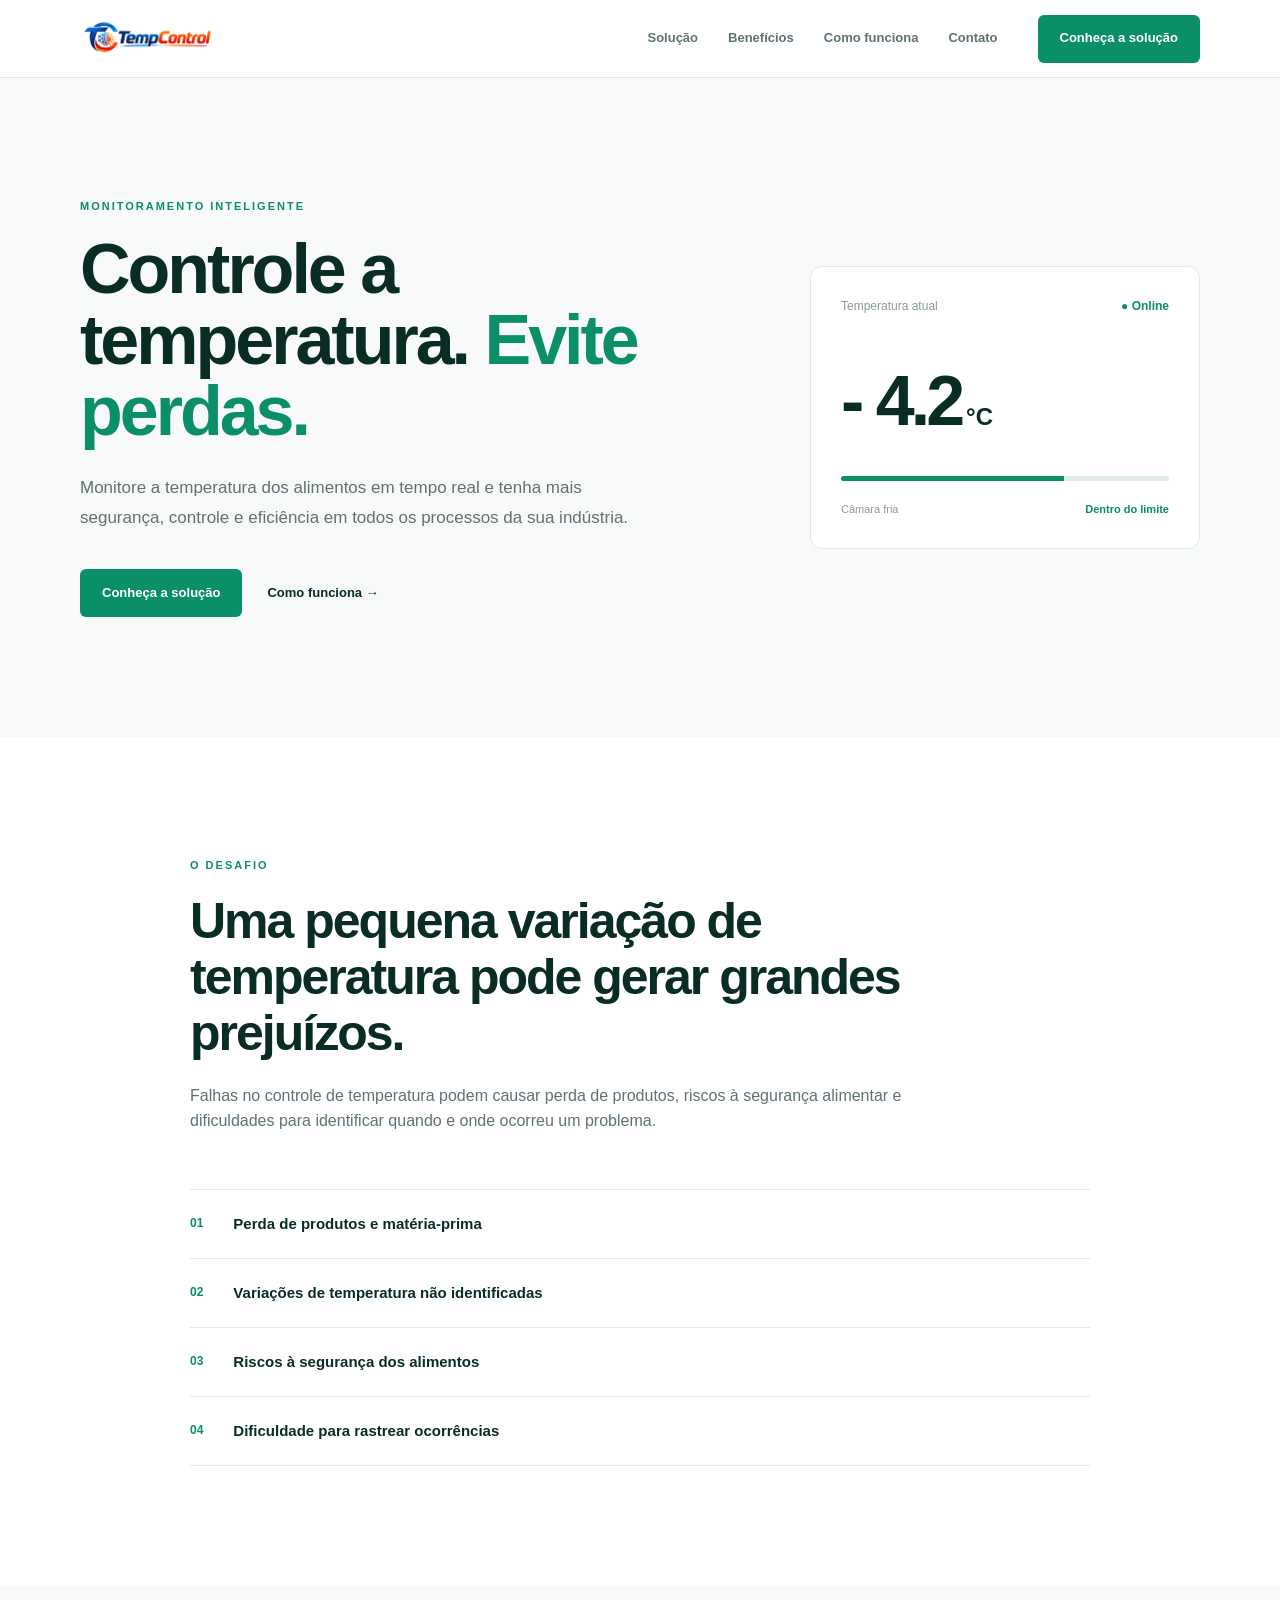
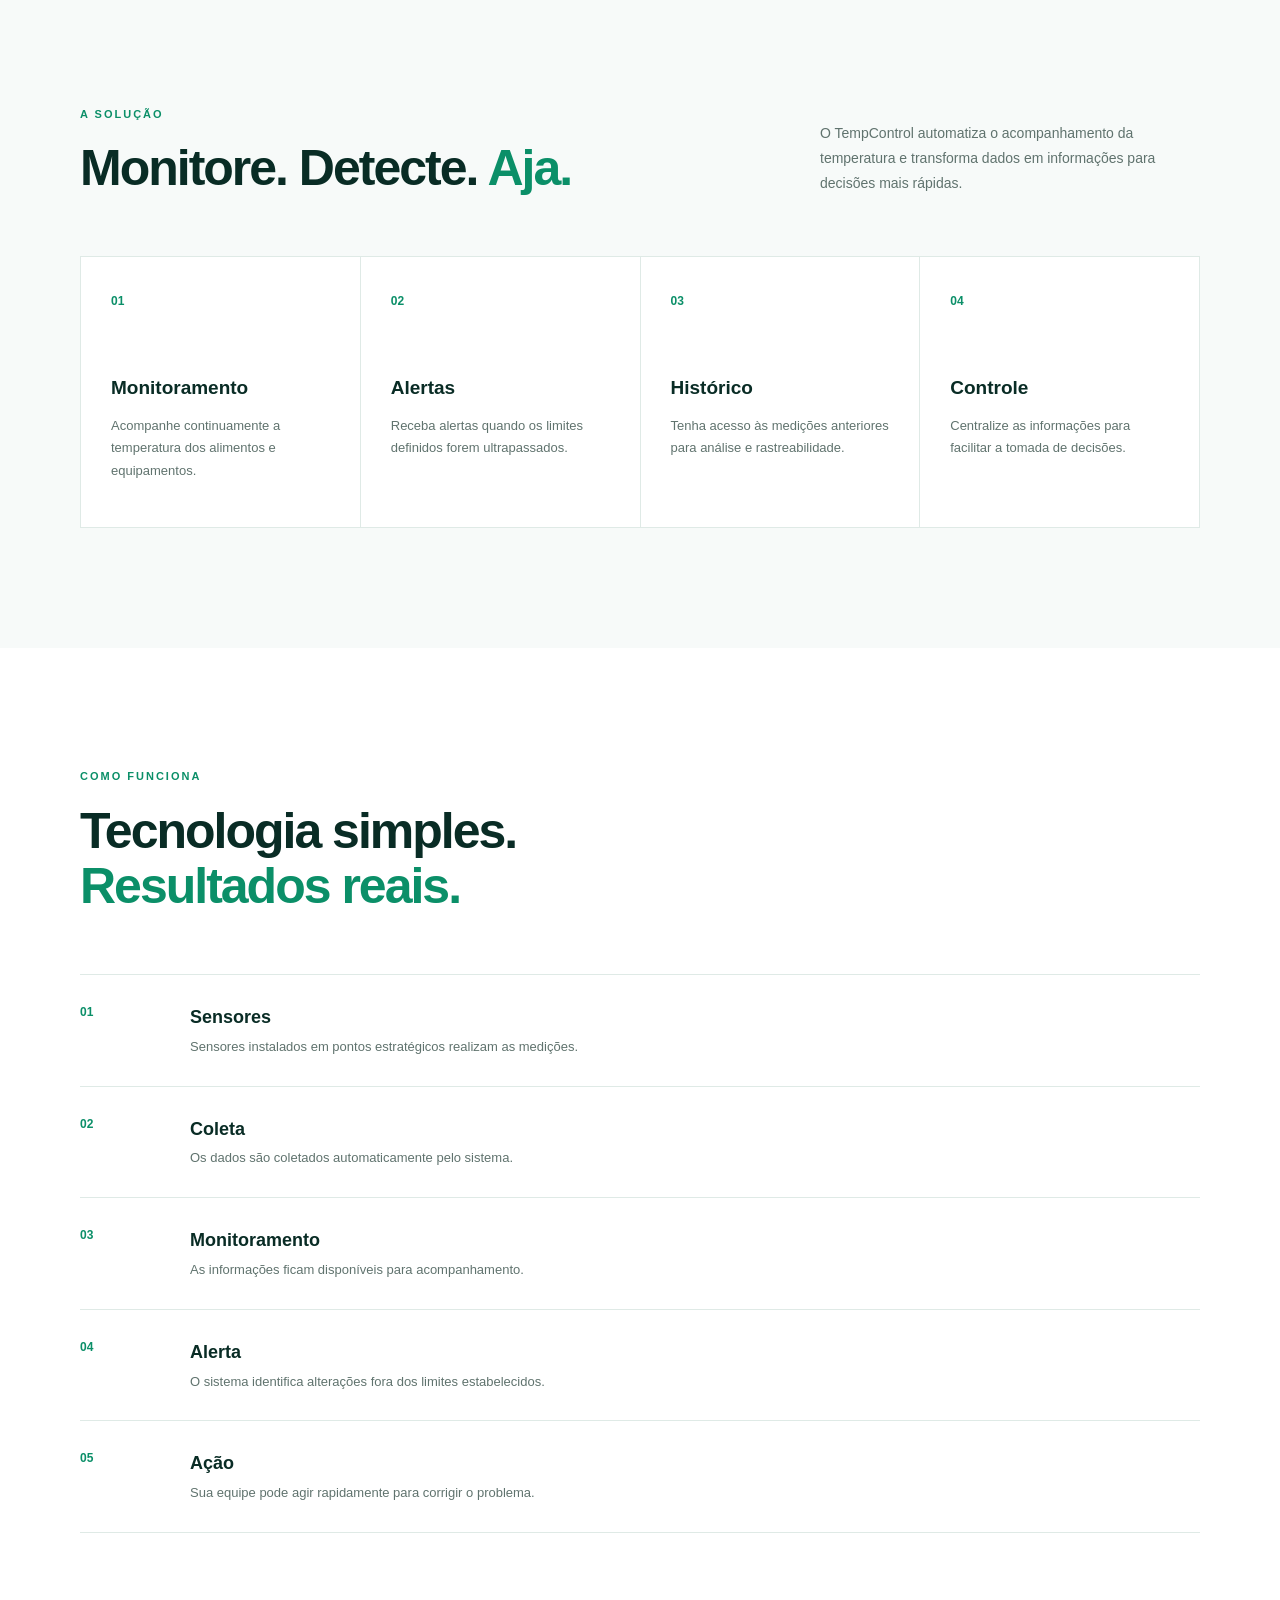
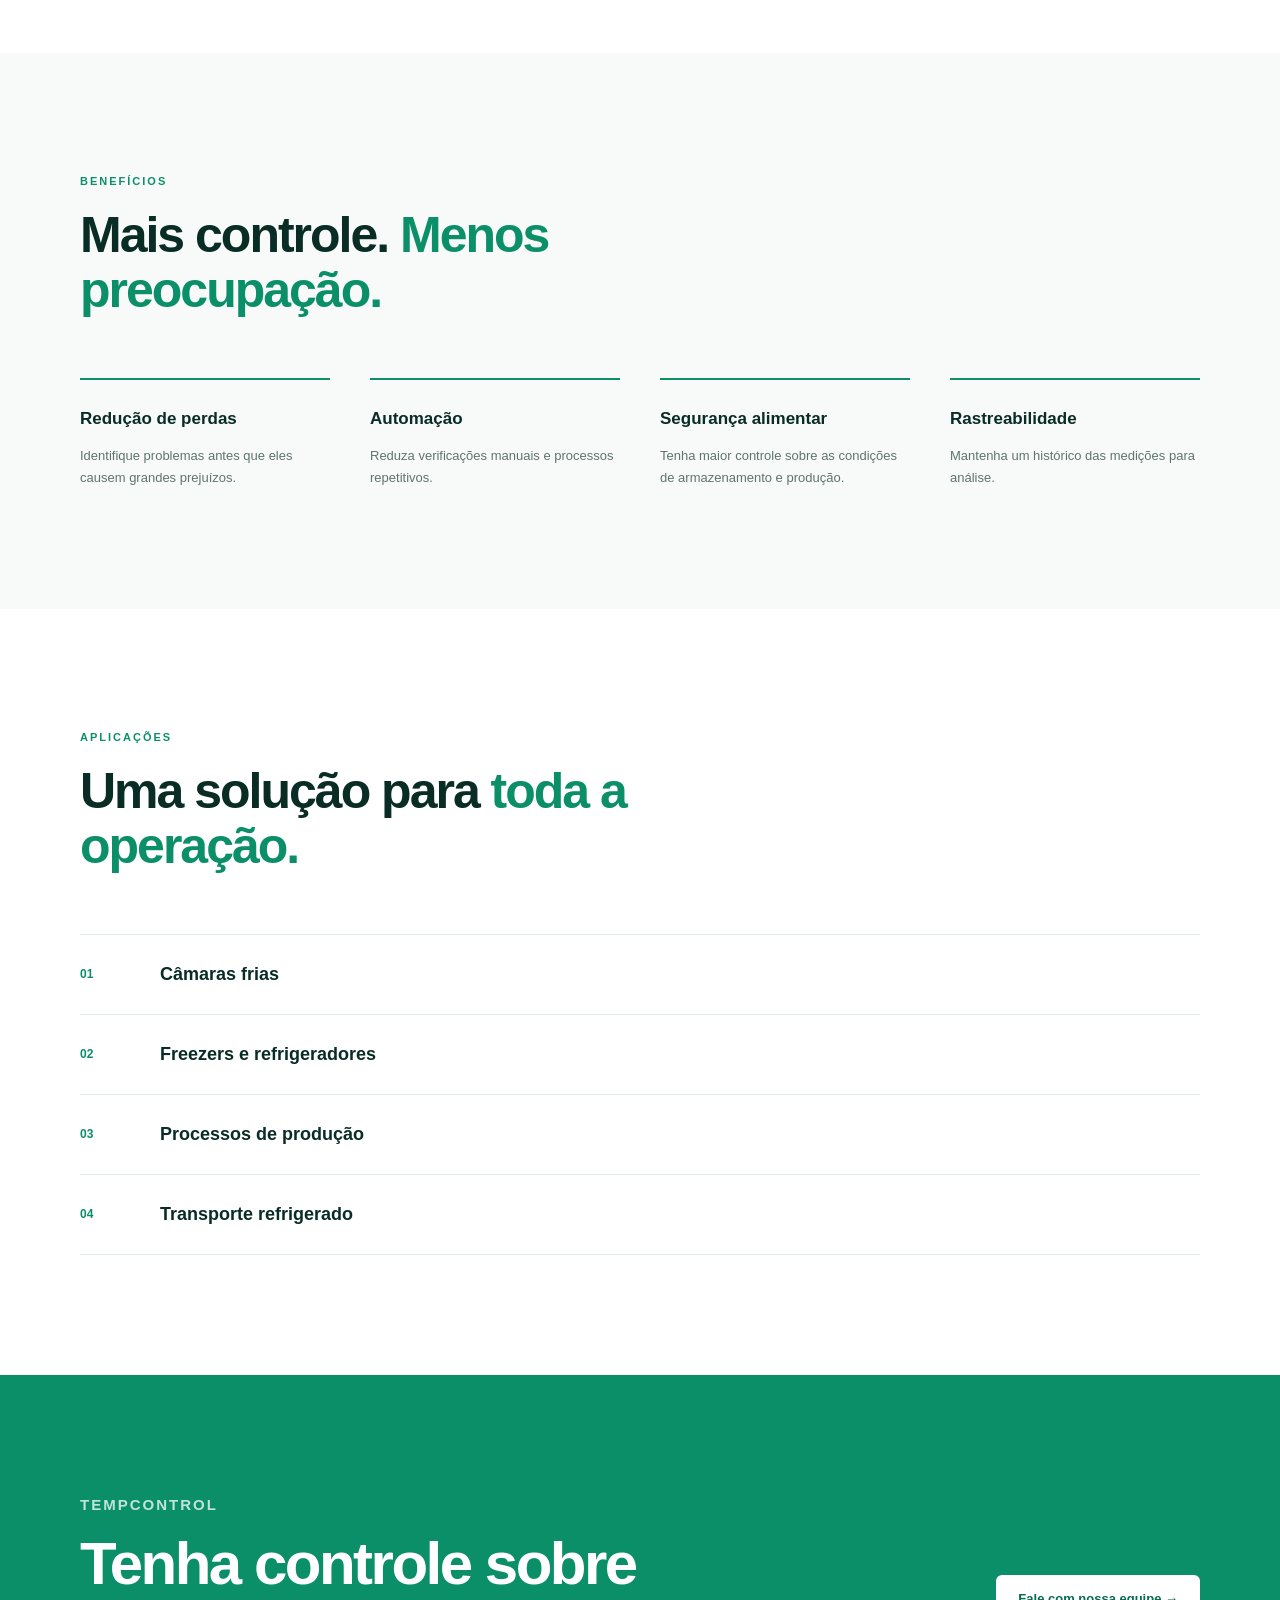
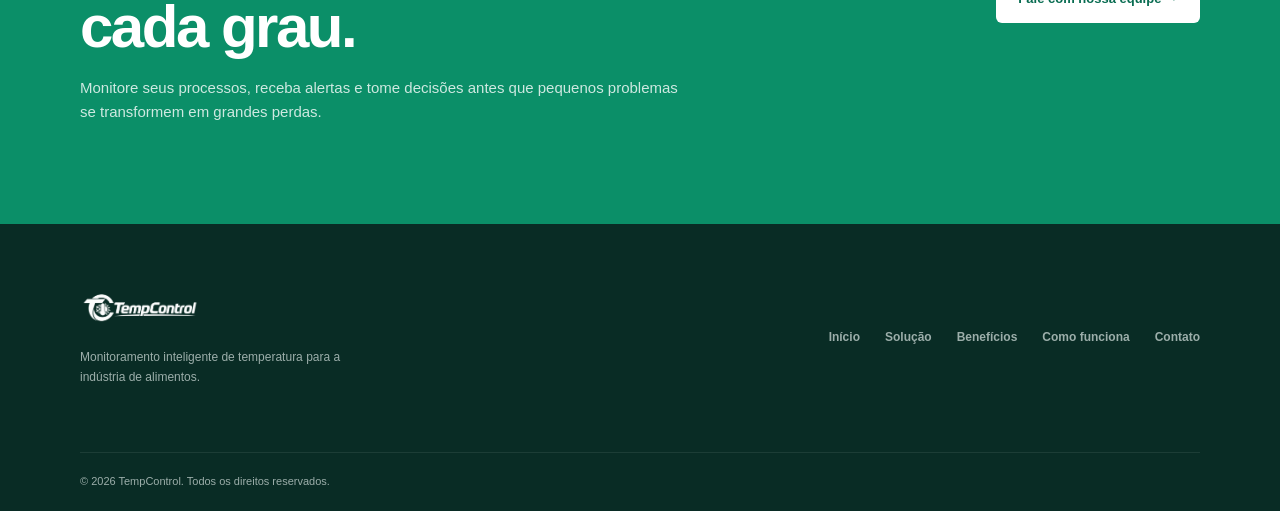
<file: index.html>
<!doctype html>
<html lang="pt-BR">
  <head>
    <meta charset="UTF-8" />
    <meta name="viewport" content="width=device-width, initial-scale=1.0" />

    <title>TempControl | Monitoramento inteligente</title>

    <link rel="stylesheet" href="style.css" />
  </head>

  <body>
    <header class="header">
      <div class="container header-content">
        <a href="#inicio" class="logo">
          <img
            src="./Pasta/ChatGPT Image 28 de ago. de 2026, 09_05_51.png"
            alt="TempControl"
          />
        </a>

        <nav class="nav">
          <a href="#solucao">Solução</a>
          <a href="#beneficios">Benefícios</a>
          <a href="#funcionamento">Como funciona</a>
          <a href="#contato">Contato</a>
        </nav>

        <a href="#contato" class="button button-primary"> Conheça a solução </a>
      </div>
    </header>

    <main>
      <section class="hero" id="inicio">
        <div class="container hero-content">
          <div class="hero-text">
            <p class="eyebrow">MONITORAMENTO INTELIGENTE</p>

            <h1>
              Controle a temperatura.
              <span>Evite perdas.</span>
            </h1>

            <p class="hero-description">
              Monitore a temperatura dos alimentos em tempo real e tenha mais
              segurança, controle e eficiência em todos os processos da sua
              indústria.
            </p>

            <div class="hero-actions">
              <a href="#contato" class="button button-primary">
                Conheça a solução
              </a>

              <a href="#funcionamento" class="text-link"> Como funciona → </a>
            </div>
          </div>

          <div class="hero-visual">
            <div class="temperature">
              <div class="temperature-top">
                <span>Temperatura atual</span>
                <span class="online">● Online</span>
              </div>

              <div class="temperature-value">- 4.2<span>°C</span></div>

              <div class="temperature-line"></div>

              <div class="temperature-bottom">
                <span>Câmara fria</span>
                <span>Dentro do limite</span>
              </div>
            </div>
          </div>
        </div>
      </section>

      <section class="problem">
        <div class="container narrow">
          <p class="eyebrow">O DESAFIO</p>

          <h2>
            Uma pequena variação de temperatura pode gerar grandes prejuízos.
          </h2>

          <p class="section-description">
            Falhas no controle de temperatura podem causar perda de produtos,
            riscos à segurança alimentar e dificuldades para identificar quando
            e onde ocorreu um problema.
          </p>

          <div class="problem-items">
            <div class="problem-item">
              <span>01</span>
              <p>Perda de produtos e matéria-prima</p>
            </div>

            <div class="problem-item">
              <span>02</span>
              <p>Variações de temperatura não identificadas</p>
            </div>

            <div class="problem-item">
              <span>03</span>
              <p>Riscos à segurança dos alimentos</p>
            </div>

            <div class="problem-item">
              <span>04</span>
              <p>Dificuldade para rastrear ocorrências</p>
            </div>
          </div>
        </div>
      </section>

      <section class="solution" id="solucao">
        <div class="container">
          <div class="section-header">
            <div>
              <p class="eyebrow">A SOLUÇÃO</p>

              <h2>
                Monitore. Detecte.
                <span>Aja.</span>
              </h2>
            </div>

            <p>
              O TempControl automatiza o acompanhamento da temperatura e
              transforma dados em informações para decisões mais rápidas.
            </p>
          </div>

          <div class="solution-grid">
            <article class="solution-card">
              <span class="number">01</span>

              <h3>Monitoramento</h3>

              <p>
                Acompanhe continuamente a temperatura dos alimentos e
                equipamentos.
              </p>
            </article>

            <article class="solution-card">
              <span class="number">02</span>

              <h3>Alertas</h3>

              <p>
                Receba alertas quando os limites definidos forem ultrapassados.
              </p>
            </article>

            <article class="solution-card">
              <span class="number">03</span>

              <h3>Histórico</h3>

              <p>
                Tenha acesso às medições anteriores para análise e
                rastreabilidade.
              </p>
            </article>

            <article class="solution-card">
              <span class="number">04</span>

              <h3>Controle</h3>

              <p>
                Centralize as informações para facilitar a tomada de decisões.
              </p>
            </article>
          </div>
        </div>
      </section>

      <section class="process" id="funcionamento">
        <div class="container">
          <div class="section-header">
            <div>
              <p class="eyebrow">COMO FUNCIONA</p>

              <h2>
                Tecnologia simples.
                <span>Resultados reais.</span>
              </h2>
            </div>
          </div>

          <div class="process-list">
            <div class="process-item">
              <span>01</span>

              <div>
                <h3>Sensores</h3>
                <p>
                  Sensores instalados em pontos estratégicos realizam as
                  medições.
                </p>
              </div>
            </div>

            <div class="process-item">
              <span>02</span>

              <div>
                <h3>Coleta</h3>
                <p>Os dados são coletados automaticamente pelo sistema.</p>
              </div>
            </div>

            <div class="process-item">
              <span>03</span>

              <div>
                <h3>Monitoramento</h3>
                <p>As informações ficam disponíveis para acompanhamento.</p>
              </div>
            </div>

            <div class="process-item">
              <span>04</span>

              <div>
                <h3>Alerta</h3>
                <p>
                  O sistema identifica alterações fora dos limites
                  estabelecidos.
                </p>
              </div>
            </div>

            <div class="process-item">
              <span>05</span>

              <div>
                <h3>Ação</h3>
                <p>
                  Sua equipe pode agir rapidamente para corrigir o problema.
                </p>
              </div>
            </div>
          </div>
        </div>
      </section>

      <section class="benefits" id="beneficios">
        <div class="container">
          <div class="section-header">
            <div>
              <p class="eyebrow">BENEFÍCIOS</p>

              <h2>
                Mais controle.
                <span>Menos preocupação.</span>
              </h2>
            </div>
          </div>

          <div class="benefits-grid">
            <article>
              <h3>Redução de perdas</h3>
              <p>
                Identifique problemas antes que eles causem grandes prejuízos.
              </p>
            </article>

            <article>
              <h3>Automação</h3>
              <p>Reduza verificações manuais e processos repetitivos.</p>
            </article>

            <article>
              <h3>Segurança alimentar</h3>
              <p>
                Tenha maior controle sobre as condições de armazenamento e
                produção.
              </p>
            </article>

            <article>
              <h3>Rastreabilidade</h3>
              <p>Mantenha um histórico das medições para análise.</p>
            </article>
          </div>
        </div>
      </section>

      <section class="applications">
        <div class="container">
          <div class="section-header">
            <div>
              <p class="eyebrow">APLICAÇÕES</p>

              <h2>
                Uma solução para
                <span>toda a operação.</span>
              </h2>
            </div>
          </div>

          <div class="applications-list">
            <div>
              <span>01</span>
              <h3>Câmaras frias</h3>
            </div>

            <div>
              <span>02</span>
              <h3>Freezers e refrigeradores</h3>
            </div>

            <div>
              <span>03</span>
              <h3>Processos de produção</h3>
            </div>

            <div>
              <span>04</span>
              <h3>Transporte refrigerado</h3>
            </div>
          </div>
        </div>
      </section>

      <section class="cta" id="contato">
        <div class="container cta-content">
          <div>
            <p class="eyebrow">TEMPCONTROL</p>

            <h2>Tenha controle sobre cada grau.</h2>

            <p>
              Monitore seus processos, receba alertas e tome decisões antes que
              pequenos problemas se transformem em grandes perdas.
            </p>
          </div>

          <a href="mailto:contato@tempcontrol.com" class="button button-light">
            Fale com nossa equipe →
          </a>
        </div>
      </section>
    </main>

    <footer class="footer">
      <div class="container footer-content">
        <div class="footer-brand">
          <img
            src="./img/TempControl_logo.png"
            alt="TempControl"
          />

          <p>
            Monitoramento inteligente de temperatura para a indústria de
            alimentos.
          </p>
        </div>

        <div class="footer-links">
          <a href="#inicio">Início</a>
          <a href="#solucao">Solução</a>
          <a href="#beneficios">Benefícios</a>
          <a href="#funcionamento">Como funciona</a>
          <a href="#contato">Contato</a>
        </div>
      </div>

      <div class="container footer-bottom">
        <p>© 2026 TempControl. Todos os direitos reservados.</p>
      </div>
    </footer>
  </body>
</html>
</file>
<file: style.css>
:root {
    --green: #0b8f68;
    --green-dark: #076b50;
    --green-light: #eaf7f2;

    --dark: #092c25;
    --text: #60736e;
    --muted: #8a9a96;

    --white: #ffffff;
    --background: #f7faf9;

    --border: #dfeae6;
}
* {
    margin: 0;
    padding: 0;
    box-sizing: border-box;
}


html {
    scroll-behavior: smooth;
}


body {
    font-family: Arial, Helvetica, sans-serif;

    background: var(--white);

    color: var(--text);

    line-height: 1.6;
}


a {
    color: inherit;
    text-decoration: none;
}


img {
    max-width: 100%;
    display: block;
}

.container {
    width: min(1120px, 90%);
    margin: 0 auto;
}


.narrow {
    max-width: 900px;
}

.header {
    height: 78px;

    display: flex;
    align-items: center;

    border-bottom: 1px solid var(--border);

    background: var(--white);
}


.header-content {
    display: flex;
    align-items: center;
    justify-content: space-between;

    gap: 40px;
}


.logo img {
    width: 135px;
}


.nav {
    display: flex;
    align-items: center;

    gap: 30px;

    margin-left: auto;
}


.nav a {
    font-size: 13px;
    font-weight: 600;

    color: var(--text);

    transition: 0.2s;
}


.nav a:hover {
    color: var(--green);
}

.button {
    display: inline-flex;

    align-items: center;
    justify-content: center;

    min-height: 48px;

    padding: 0 22px;

    border-radius: 6px;

    font-size: 13px;
    font-weight: 700;

    transition: 0.2s;
}


.button-primary {
    background: var(--green);
    color: var(--white);
}


.button-primary:hover {
    background: var(--green-dark);

    transform: translateY(-2px);
}


.button-light {
    background: var(--white);
    color: var(--green-dark);
}


.button-light:hover {
    transform: translateY(-2px);
}

.hero {
    background: var(--background);

    padding: 120px 0;
}


.hero-content {
    display: grid;

    grid-template-columns: 1.1fr 0.9fr;

    align-items: center;

    gap: 100px;
}


.eyebrow {
    color: var(--green);

    font-size: 11px;

    font-weight: 800;

    letter-spacing: 2px;
}


.hero h1 {
    max-width: 700px;

    margin-top: 18px;

    color: var(--dark);

    font-size: clamp(44px, 6vw, 70px);

    line-height: 1.02;

    letter-spacing: -3px;
}


.hero h1 span {
    color: var(--green);
}


.hero-description {
    max-width: 590px;

    margin-top: 25px;

    font-size: 17px;

    line-height: 1.8;

    color: var(--text);
}


.hero-actions {
    display: flex;

    align-items: center;

    gap: 25px;

    margin-top: 35px;
}


.text-link {
    color: var(--dark);

    font-size: 13px;

    font-weight: 700;
}


.text-link:hover {
    color: var(--green);
}


.hero-visual {
    display: flex;

    justify-content: flex-end;
}


.temperature {
    width: 100%;

    max-width: 390px;

    padding: 30px;

    background: var(--white);

    border: 1px solid var(--border);

    border-radius: 12px;
}


.temperature-top,
.temperature-bottom {
    display: flex;

    justify-content: space-between;

    align-items: center;
}


.temperature-top {
    font-size: 12px;

    color: var(--muted);
}


.online {
    color: var(--green);

    font-weight: 700;
}


.temperature-value {
    margin-top: 50px;

    color: var(--dark);

    font-size: 70px;

    font-weight: 700;

    line-height: 1;

    letter-spacing: -4px;
}


.temperature-value span {
    margin-left: 5px;

    font-size: 24px;

    letter-spacing: 0;
}


.temperature-line {
    height: 5px;

    margin: 40px 0 20px;

    border-radius: 10px;

    background: linear-gradient(
        90deg,
        var(--green) 0%,
        var(--green) 68%,
        #e3ebe8 68%
    );
}


.temperature-bottom {
    font-size: 11px;

    color: var(--muted);
}


.temperature-bottom span:last-child {
    color: var(--green);

    font-weight: 700;
}
.problem {
    padding: 120px 0;
}


.problem h2 {
    max-width: 800px;

    margin-top: 18px;

    color: var(--dark);

    font-size: clamp(34px, 4vw, 50px);

    line-height: 1.12;

    letter-spacing: -2px;
}


.section-description {
    max-width: 720px;

    margin-top: 22px;

    font-size: 16px;
}


.problem-items {
    margin-top: 55px;

    border-top: 1px solid var(--border);
}


.problem-item {
    display: flex;

    align-items: center;

    gap: 30px;

    padding: 22px 0;

    border-bottom: 1px solid var(--border);
}


.problem-item span {
    color: var(--green);

    font-size: 12px;

    font-weight: 800;
}


.problem-item p {
    color: var(--dark);

    font-size: 15px;

    font-weight: 600;
}

.solution {
    padding: 120px 0;

    background: var(--background);
}


.section-header {
    display: flex;

    justify-content: space-between;

    align-items: flex-end;

    gap: 60px;

    margin-bottom: 60px;
}


.section-header h2 {
    max-width: 650px;

    margin-top: 18px;

    color: var(--dark);

    font-size: clamp(35px, 4vw, 50px);

    line-height: 1.1;

    letter-spacing: -2px;
}


.section-header h2 span {
    color: var(--green);
}


.section-header > p {
    max-width: 380px;

    font-size: 14px;

    line-height: 1.8;
}


.solution-grid {
    display: grid;

    grid-template-columns: repeat(4, 1fr);

    gap: 1px;

    background: var(--border);

    border: 1px solid var(--border);
}


.solution-card {
    min-height: 270px;

    padding: 30px;

    background: var(--white);
}


.number {
    color: var(--green);

    font-size: 12px;

    font-weight: 800;
}


.solution-card h3 {
    margin-top: 60px;

    color: var(--dark);

    font-size: 19px;
}


.solution-card p {
    margin-top: 12px;

    font-size: 13px;

    line-height: 1.7;
}

.process {
    padding: 120px 0;
}


.process-list {
    border-top: 1px solid var(--border);
}


.process-item {
    display: grid;

    grid-template-columns: 80px 1fr;

    gap: 30px;

    padding: 28px 0;

    border-bottom: 1px solid var(--border);
}


.process-item > span {
    color: var(--green);

    font-size: 12px;

    font-weight: 800;
}


.process-item h3 {
    color: var(--dark);

    font-size: 18px;
}


.process-item p {
    max-width: 600px;

    margin-top: 5px;

    font-size: 13px;
}

.benefits {
    padding: 120px 0;

    background: var(--background);
}


.benefits-grid {
    display: grid;

    grid-template-columns: repeat(4, 1fr);

    gap: 40px;
}


.benefits-grid article {
    padding-top: 25px;

    border-top: 2px solid var(--green);
}


.benefits-grid h3 {
    color: var(--dark);

    font-size: 17px;
}


.benefits-grid p {
    margin-top: 12px;

    font-size: 13px;

    line-height: 1.7;
}


.applications {
    padding: 120px 0;
}


.applications-list {
    border-top: 1px solid var(--border);
}


.applications-list div {
    display: grid;

    grid-template-columns: 80px 1fr;

    align-items: center;

    padding: 25px 0;

    border-bottom: 1px solid var(--border);
}


.applications-list span {
    color: var(--green);

    font-size: 12px;

    font-weight: 800;
}


.applications-list h3 {
    color: var(--dark);

    font-size: 18px;
}


.cta {
    padding: 100px 0;

    background: var(--green);
}


.cta-content {
    display: flex;

    align-items: center;

    justify-content: space-between;

    gap: 70px;
}


.cta .eyebrow {
    color: rgba(255,255,255,0.75);
}


.cta h2 {
    max-width: 650px;

    margin-top: 15px;

    color: var(--white);

    font-size: clamp(38px, 5vw, 60px);

    line-height: 1.05;

    letter-spacing: -2.5px;
}


.cta p {
    max-width: 600px;

    margin-top: 18px;

    color: rgba(255,255,255,0.8);

    font-size: 15px;
}


.cta .button {
    flex-shrink: 0;
}


.footer {
    background: var(--dark);

    color: #9caeaa;
}


.footer-content {
    display: flex;

    justify-content: space-between;

    gap: 50px;

    padding: 65px 0;
}


.footer-brand img {
    width: 120px;

    filter: brightness(0) invert(1);
}


.footer-brand p {
    max-width: 300px;

    margin-top: 18px;

    font-size: 12px;

    line-height: 1.7;
}


.footer-links {
    display: flex;

    align-items: center;

    gap: 25px;

    font-size: 12px;

    font-weight: 600;
}


.footer-links a:hover {
    color: var(--white);
}


.footer-bottom {
    padding: 20px 0;

    border-top: 1px solid rgba(255,255,255,0.08);
}


.footer-bottom p {
    font-size: 11px;
}
</file>
